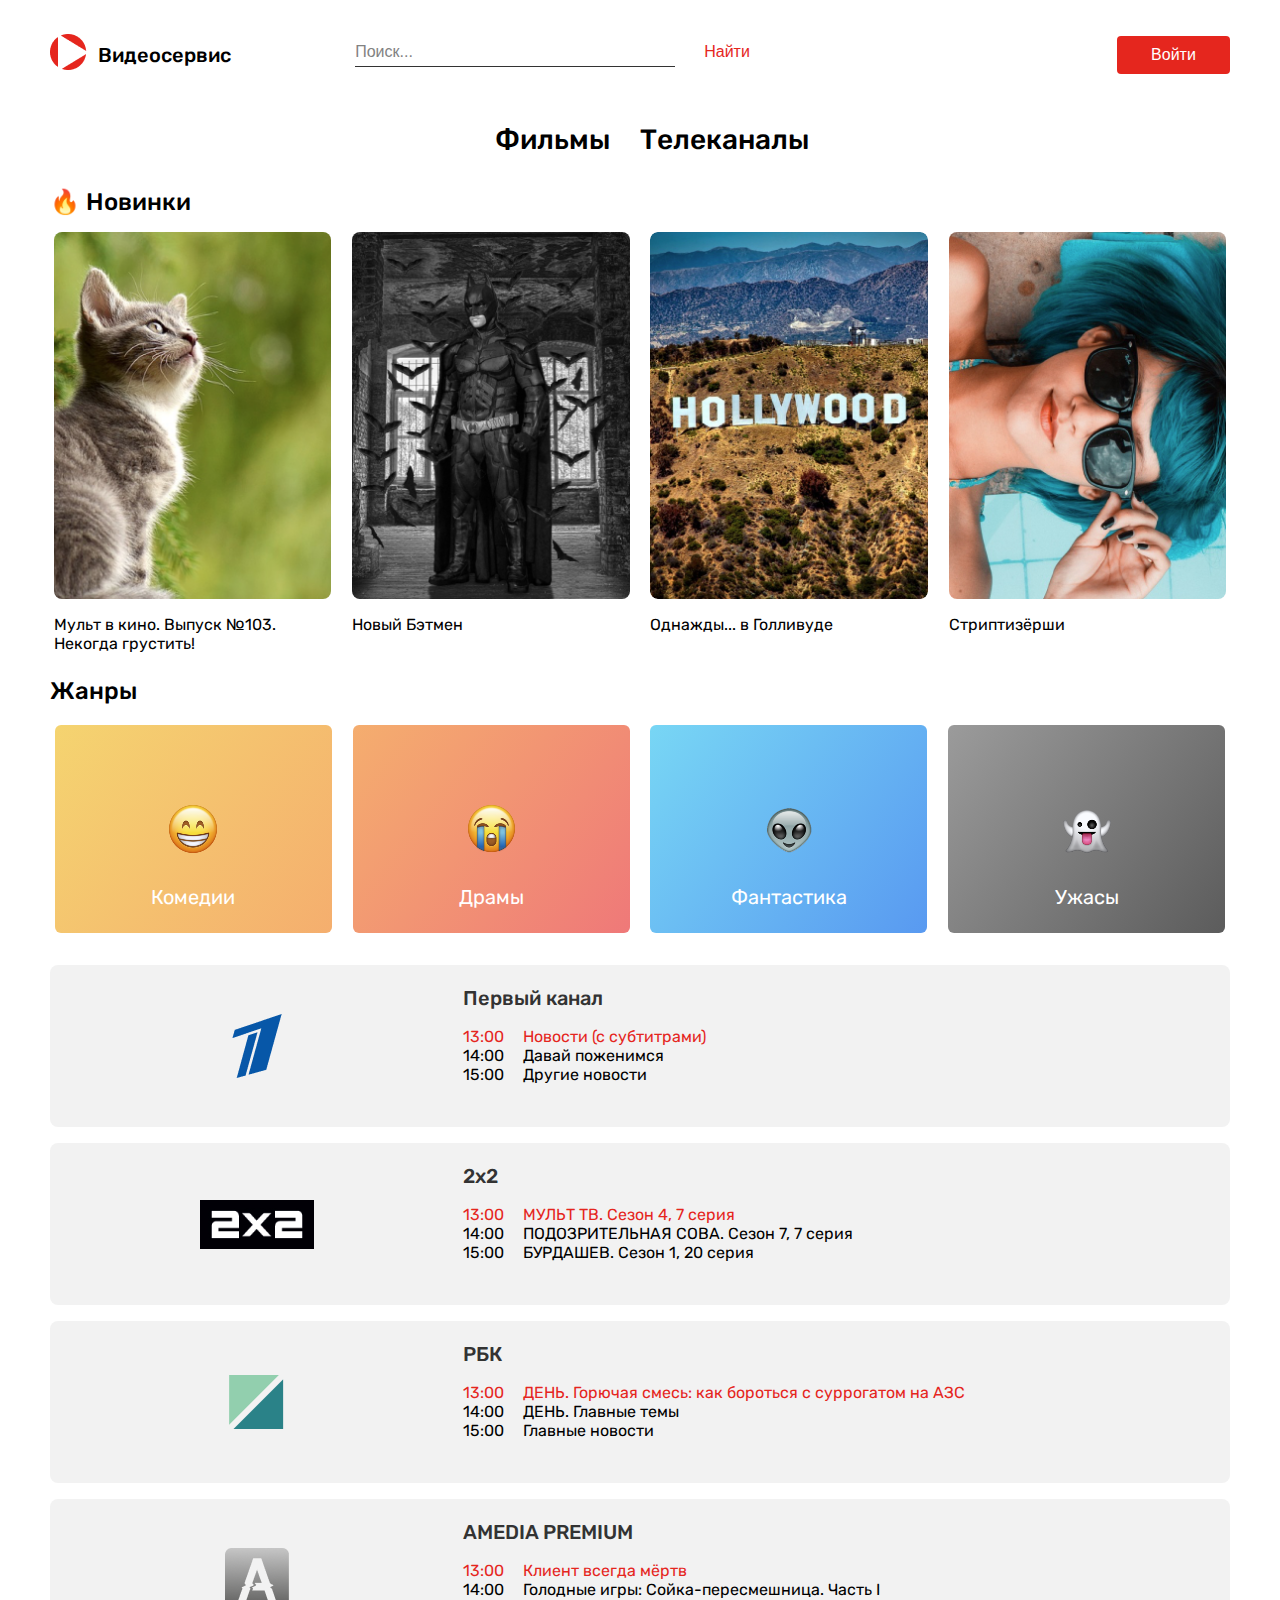
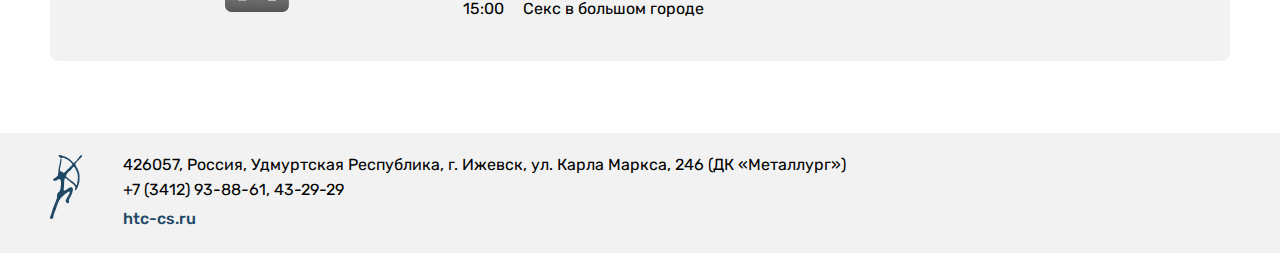
<file: index.html>
<!DOCTYPE html>
<html lang="ru">
<head>
	<script src="https://code.jquery.com/jquery-3.4.1.min.js" integrity="sha256-CSXorXvZcTkaix6Yvo6HppcZGetbYMGWSFlBw8HfCJo=" crossorigin="anonymous"></script>
	<meta charset="UTF-8">
	<meta name="viewport" content="width=device-width, initial-scale=1.0">
	<link href="https://fonts.googleapis.com/css2?family=Rubik:wght@400;500&display=swap" rel="stylesheet">
	<link rel="stylesheet" type="text/css" href="reset.css">
	<link rel="stylesheet" type="text/css" href="styles.css">
	<link rel="stylesheet" href="assets/script/OverlayScrollbars/css/OverlayScrollbars.css">
	<title>Видеосервис</title>
</head>
<body>
	<header>
		<div class="wrapper">
			<div class="logo">
				<div class="icon">
					<img src="assets/img/sign.jpg" alt="logo">
				</div>
				<span>Видеосервис</span>
			</div>
			<div class="input-form">
				<form action="" class="search_form">
					<input type="text" name="search" id="" placeholder="Поиск...">
					<button>Найти</button>
				</form>
			</div>
			<div class="btn">
				<input type="text" name="username_auth" id="loggedIn">
				<button class="modal__open" id="first">Войти</button>
			</div>
		</div>
	</header>
	<section class="news">
		<div class="wrapper">
			<div class="tabs">
				<span class="tab">Фильмы</span>
				<span class="tab">Телеканалы</span>
			</div>
			<div class="tab__content">
				<div class="tab__item">
					<h2 class="section_header">🔥 Новинки</h2> 
					<ul class="news_list">
						<li class="news_list__item">
							<div class="news__prev">
								<img class="news__prev__image" src="assets/img/cat.png" alt="">
								<p class="news__description"></p>
							</div>
							<p class="news__topic">Мульт в кино. Выпуск №103. Некогда грустить!</p>
						</li>
						<li class="news_list__item">
							<div class="news__prev">
								<img class="news__prev__image" src="assets/img/batman.jpg" alt="">
								<p class="news__description">Восемь лет назад Бэтмен растворился в ночи, превратившись из героя в беглеца. Приняв на себя вину за смерть прокурора Харви Дента, он пожертвовал всем. Вместе с комиссаром Гордоном они решили, что так будет лучше для всех. Пока преступность была раздавлена антикриминальным актом Дента, ложь действовала.</p>
							</div>
							<p class="news__topic">Новый Бэтмен</p>
						</li>
						<li class="news_list__item">
							<div class="news__prev">
								<img class="news__prev__image" src="assets/img/hollywood.jpg" alt="">
								<p class="news__description">Фильм повествует о череде событий, произошедших в Голливуде в 1969 году, на закате его «золотого века». Известный актер Рик Далтон и его дублер Клифф Бут пытаются найти свое место в стремительно меняющемся мире киноиндустрии.</p>
							</div>
							<p class="news__topic">Однажды... в Голливуде</p>
						</li>
						<li class="news_list__item">
							<div class="news__prev">
								<img class="news__prev__image" src="assets/img/stripper.jpg" alt="">
								<p class="news__description">Танцовщицы элитного стриптиз-клуба, клиенты которого - известные финансисты с Уолл-Стрит - привыкли к большим заработкам и роскошной жизни. Но после финансового кризиса 2008 года посетителей в клубе заметно поубавилось, и деньги к девушкам уже не текут рекой. Тяжёлые времена требуют отчаянных мер, и бывшие танцовщицы решаются на авантюрный шаг.</p>
							</div>
							<p class="news__topic">Стриптизёрши</p>
						</li>
					</ul>
					<h2 class="section_header">Жанры</h2>
					<ul class="genres">
						<li>
							<div class="genre comedy">
								<p class="comedy__bg"></p>
								<p class="genre__name">Комедии</p>
							</div>	
						</li>
						<li>
							<div class="genre drama">
								<p class="drama__bg"></p>
								<p class="genre__name">Драмы</p>
							</div>	
						</li>
						<li>
							<div class="genre scifi">
								<p class="scifi__bg"></p>
								<p class="genre__name">Фантастика</p>
							</div>	
						</li>
						<li>
							<div class="genre horror">
								<p class="horror__bg"></p>
								<p class="genre__name">Ужасы</p>
							</div>	
						</li>
					</ul>
				</div>
				<div class="tab__item">
					<ul class="channel_list tab__item_scrollable">
						<li class="channel_list__item">
							<div class="channel__logo">
								<img src="assets/img/1st.png" alt="">	
							</div>
							<div class="channel__program">
								<h6 class="channel__header">Первый канал</h6>
								<ul class="channel__program__item">
									<li class="program__item first">
										<span >13:00</span>
										<span class="film">Новости (с субтитрами)</span>
									</li>
									<li class="program__item">
										<span>14:00</span>
										<span class="film">Давай поженимся</span>
									</li>
									<li class="program__item">
										<span>15:00</span>
										<span class="film">Другие новости</span>
									</li>
								</ul>
							</div>
						</li>
						<li class="channel_list__item">
							<div class="channel__logo">
								<img src="assets/img/2x2.jpg" alt="">	
							</div>
							<div class="channel__program">
								<h6 class="channel__header">2х2</h6>
								<ul class="channel__program__item">
									<li class="program__item first">
										<span>13:00</span>
										<span class="film">МУЛЬТ ТВ. Сезон 4, 7 серия</span>
									</li>
									<li class="program__item">
										<span>14:00</span>
										<span class="film">ПОДОЗРИТЕЛЬНАЯ СОВА. Сезон 7, 7 серия</span>
									</li>
									<li class="program__item">
										<span>15:00</span>
										<span class="film">БУРДАШЕВ. Сезон 1, 20 серия</span>
									</li>
								</ul>
							</div>
						</li>	
						<li class="channel_list__item">
							<div class="channel__logo">
								<img src="assets/img/rbc.png" alt="">	
							</div>
							<div class="channel__program">
								<h6 class="channel__header">РБК</h6>
								<ul class="channel__program__item">
									<li class="program__item first">
										<span>13:00</span>
										<span class="film">ДЕНЬ. Горючая смесь: как бороться с суррогатом на АЗС</span>
									</li>
									<li class="program__item">
										<span>14:00</span>
										<span class="film">ДЕНЬ. Главные темы</span>
									</li>
									<li class="program__item">
										<span>15:00</span>
										<span class="film">Главные новости</span>
									</li>
								</ul>
							</div>
						</li>
						<li class="channel_list__item">
							<div class="channel__logo">
								<img src="assets/img/amedia.png" alt="">	
							</div>
							<div class="channel__program">
								<h6 class="channel__header">AMEDIA PREMIUM</h6>
								<ul class="channel__program__item">
									<li class="program__item first">
										<span>13:00</span>
										<span class="film">Клиент всегда мёртв</span>
									</li>
									<li class="program__item">
										<span>14:00</span>
										<span class="film">Голодные игры: Сойка-пересмешница. Часть I</span>
									</li>
									<li class="program__item">
										<span>15:00</span>
										<span class="film">Секс в большом городе</span>
									</li>
								</ul>
							</div>
						</li>
						<li class="channel_list__item">
							<div class="channel__logo">
								<img src="assets/img/amedia.png" alt="">
							</div>
							<div class="channel__program">
								<h6 class="channel__header">AMEDIA PREMIUM</h6>
								<ul class="channel__program__item">
									<li class="program__item first">
										<span>13:00</span>
										<span class="film">Клиент всегда мёртв</span>
									</li>
									<li class="program__item">
										<span>14:00</span>
										<span class="film">Голодные игры: Сойка-пересмешница. Часть I</span>
									</li>
									<li class="program__item">
										<span>15:00</span>
										<span class="film">Секс в большом городе</span>
									</li>
								</ul>
							</div>
						</li>
						<li class="channel_list__item">
							<div class="channel__logo">
								<img src="assets/img/amedia.png" alt="">
							</div>
							<div class="channel__program">
								<h6 class="channel__header">AMEDIA PREMIUM</h6>
								<ul class="channel__program__item">
									<li class="program__item first">
										<span>13:00</span>
										<span class="film">Клиент всегда мёртв</span>
									</li>
									<li class="program__item">
										<span>14:00</span>
										<span class="film">Голодные игры: Сойка-пересмешница. Часть I</span>
									</li>
									<li class="program__item">
										<span>15:00</span>
										<span class="film">Секс в большом городе</span>
									</li>
								</ul>
							</div>
						</li>
						<li class="channel_list__item">
							<div class="channel__logo">
								<img src="assets/img/amedia.png" alt="">
							</div>
							<div class="channel__program">
								<h6 class="channel__header">AMEDIA PREMIUM</h6>
								<ul class="channel__program__item">
									<li class="program__item first">
										<span>13:00</span>
										<span class="film">Клиент всегда мёртв</span>
									</li>
									<li class="program__item">
										<span>14:00</span>
										<span class="film">Голодные игры: Сойка-пересмешница. Часть I</span>
									</li>
									<li class="program__item">
										<span>15:00</span>
										<span class="film">Секс в большом городе</span>
									</li>
								</ul>
							</div>
						</li>
						<li class="channel_list__item">
							<div class="channel__logo">
								<img src="assets/img/amedia.png" alt="">
							</div>
							<div class="channel__program">
								<h6 class="channel__header">AMEDIA PREMIUM</h6>
								<ul class="channel__program__item">
									<li class="program__item first">
										<span>13:00</span>
										<span class="film">Клиент всегда мёртв</span>
									</li>
									<li class="program__item">
										<span>14:00</span>
										<span class="film">Голодные игры: Сойка-пересмешница. Часть I</span>
									</li>
									<li class="program__item">
										<span>15:00</span>
										<span class="film">Секс в большом городе</span>
									</li>
								</ul>
							</div>
						</li>
					</ul>
				</div>
			</div>
		</div>
		<div class="modal">
			<div class="modal__container">
				<h2>Вход</h2>
				<form class="modal__form" action="" id="modal_form">
					<input type="text" name="login" id="username" placeholder="Логин" required>
					<input type="text" name="password" id="password" placeholder="Пароль" required>
					<label class="modal__checkbox">
						<input type="checkbox" id="login_check">
						<span>Запомнить</span>
					</label>
				</form>
				<div class="btn">
					<button class="modal__open" type="submit" id="user_submit">
						Войти
					</button>
				</div>
			</div>	
		</div>
	</section>
	<footer>
		<div class="wrapper">
			<div class="footer_logo">
				<img src="assets/img/htc-cs-logo.png" alt="">
			</div>
			<ul>
				<li>426057, Россия, Удмуртская Республика, г. Ижевск, ул. Карла Маркса, 246 (ДК «Металлург»)</li>
				<li>+7 (3412) 93-88-61, 43-29-29</li>
				<li><a href="https://htc-cs.ru/">htc-cs.ru</a></li>
			</ul>
		</div>
	</footer>

	<script>
        $(function(){

        })
    </script> 
    <script type="text/javascript" src="assets/script/main.js"></script>  	
    <script src="assets/script/OverlayScrollbars/js/jquery.overlayScrollbars.js"></script>
</body>
</html>
</file>
<file: styles.css>
body{
	width: 100%;
	font-family:'Rubik', sans-serif;
	font-weight: normal;
}
*{
	scrollbar-width: thin;          /* "auto" или "thin" */
	scrollbar-color: grey lightgrey;   /* цвет бегунка и зоны отслеживания */
}
*::-webkit-scrollbar {
	width: 12px;            /* ширина всей полосы прокрутки */
	height: 30px;
}

*::-webkit-scrollbar-track {
	background: gray;        /* цвет зоны отслеживания */
	border-radius: 8px;
}

*::-webkit-scrollbar-thumb {
	background-color: lightgray;    /* цвет бегунка */
	border-radius: 20px;       /* округлось бегунка */
	border: 3px solid lightgray;  /* отступ вокруг бегунка */
}
section, footer, header{
	margin: 0 auto;
}
.wrapper{
	margin: 0 auto;
	max-width: 1180px;
}
.clearfix::after {
  content: "";
  display: table;
  clear: both;
}
/*---------------------------GLOBAL-----------------------------*/

/*---------------------------HEADER------------------------------*/
header .wrapper{
	display: flex;
	align-items: center;
	justify-content: space-between;
	padding-top: 34px;
}
.logo{
	display:flex;
	align-items: center;
	font-size: 20px;
	font-weight: 500;
	line-height: 24px;	
}
.icon{
	margin-right: 11px;
}
.search_form > input{
	width: 320px;
	border-bottom: 1px solid #333333;
	padding-bottom: 6px;
	outline: none;
}
.search_form > input{
	color: #333333;
	font-weight: 900;
}
.search_form > input::placeholder{ 
	font-weight: 400;
	font-size: 16px;
	line-height: 19px;
	color: #828282;
}
.search_form > button{
	font-weight: 500;
	font-size: 16px;
	line-height: 19px;
	color: #E5261E;
	border: none;
	outline: none;
	background: transparent;
	margin-left: 25px;
}
.search_form > button:hover{
	cursor: pointer;
}
.modal__open{
	background: #E5261E;
	border-radius: 4px;
	width: 113px;
	height: 38px;
	right: 4px;
	outline: none;
	border: none;
	font-weight: 500;
	font-size: 16px;
	line-height: 19px;
	color: #ffffff;
}
.modal__open:hover{
	background: #CC221B;
	cursor: pointer;
}
.logout:hover{
	background: transparent;
}
#loggedIn{
	color: #333333;
	font-weight: 700;
	font-size: 16px;
	line-height: 19px;
	text-align: right;
	padding: 0px 10px;
}
.logout{
	width: 90px;
	color: #E5261E;
	background: transparent;
}
/*--------------------------------TABS------------------*/
.tabs{
	margin: 0 auto 32px;
	font-weight: 500;
	font-size: 28px;
	line-height: 33px;
	text-align: center;
}
.tab{
	display: inline-block;
	cursor: pointer;
	margin-left: 24px;
}
.active{
	color: #E5261E;
	border-bottom: 2px solid #E5261E;
	padding-bottom: 9px;
}
.tab__item_scrollable{
	overflow-y: scroll;
	overflow-x: hidden;
}

/*--------------------------------NEWS LIST-----------------------------*/
.news{
	margin: 3rem auto 0;
}
.section_header{
	font-weight: 500;
	font-size: 24px;
	line-height: 28px;
}
.news_list{
	display: grid;
	grid-template-columns: repeat(4, 1fr);
	grid-column-gap: 1.3rem;
	margin:16px 0 24px;
	padding: 0 .25rem;
}
.news_list__item{
	overflow: hidden;
	cursor: pointer;
}
.news__prev{
	max-width: 280px;
	overflow: hidden;
	border-radius: 8px;
	position: relative;
}
.news__prev__image{
	display: block;
}
.news__topic{
	margin-top: 16px;
}
.news__description{
	height: 100%;
	background: rgba(51,51,51, 0.8);
	visibility: hidden;
	color: #F2F2F2;
	font-size: 16px;
	line-height: 140%;
	padding: 16px;
	position: absolute;
	z-index: 999;
	top: 0;
	left: 0;
	right: 0;
	bottom: 0;
}
.news__prev:hover > .news__description{
	visibility: visible;
}

/*---------------------------------------GENRES-------------------------*/
.genres{
	margin-top: 1rem;
	display: grid;
	grid-template-columns: repeat(4, 1fr);
	grid-column-gap: 1.3rem;
	padding: .3rem;
}
.genres li{

}
.genre{
	width: 100%;
	height: 208px;
	cursor: pointer;
	text-align: center;
	border-radius: 6px;
	display: flex;
	justify-content: flex-end;
	align-items: center;
	flex-direction: column;
}
.genre__name{
	margin: 32px 0 24px;
	font-size: 20px;
	line-height: 24px;
	color: #ffffff;
}
.comedy{
	background: linear-gradient(127.83deg,rgba(242, 201, 76, 0.8),rgba(242, 154, 74, 0.8));
}
.comedy:hover{
	background: linear-gradient(127.83deg,rgba(242, 201, 76, 1),rgba(242, 154, 74, 1));
}
.drama{
	background: linear-gradient(127.83deg,rgba(242, 153, 74, 0.8),rgba(235, 87, 87, 0.8));
}
.drama:hover{
	background: linear-gradient(127.83deg,rgba(242, 153, 74, 1),rgba(235, 87, 87, 1));
}
.scifi{
	background: linear-gradient(127.83deg,rgba(86, 204, 242, 0.8),rgba(47, 128, 237, 0.8));
}
.scifi:hover{
	background: linear-gradient(127.83deg,rgba(86, 204, 242, 1),rgba(47, 128, 237, 1));
}
.horror{
	background: linear-gradient(127.83deg,rgba(130, 130, 130, 0.8),rgba(51, 51, 51, 0.8));
}
.horror:hover{
	background: linear-gradient(127.83deg,rgba(130, 130, 130, 1),rgba(51, 51, 51, 1));
}

.horror__bg {
    width: 48px; height: 43px;
    background: url('assets/img/genre_icons.png') -47px -0px;
}
.scifi__bg {
    width: 48px; height: 48px;
    background: url('assets/img/genre_icons.png') -95px -0;
}
.drama__bg {
    width: 47px; height: 48px;
    background: url('assets/img/genre_icons.png') -0 -0;
}
.comedy__bg {
    width: 48px; height: 48px;
    background: url('assets/img/genre_icons.png') -143px -0;
}

/*-------------------------------CHANNEL LIST-------------------------*/
.channel_list{
	margin-top: 27px;
	max-height: 696px;
	min-width: 100%;
}
.channel_list__item{
	display: flex;
	height: 162px;
	border-radius: 8px;
	background: #F2F2F2;
	margin-bottom: 16px;
}
.channel__logo{
	display: flex;
	align-items: center;
	justify-content: center;
	flex: 0 1 35%;
}
.channel__program{
	flex: 0 1 65%;
}
.channel__header{
	margin: 21px 0 17px;
	font-weight: 500;
	font-size: 20px;
	line-height: 24px;
	color: #333333;
}
.progrem__item{
	margin-bottom: 12px;
	font-size: 16px;
	line-height: 19px;
}
.first{
	color: #E5261E;
}
.film{
	margin-left: 15px;
}


/*----------------------MODAL CONTAINER----------------------------*/
.modal{
	display: none;
}
.modal:before {
	content: '';
	background: #000;
	position: fixed; 
	left: 0;
	top: 0;
	width: 100%; 
	height: 100%;
	opacity: 0.6;
	z-index: 999;
}
.modal__container{
	display: flex;
	flex-direction: column;
	align-items: center;
	justify-content: flex-start;
	padding: 36px;
	position: fixed;
	top: 25%;
	left: 50%;
	margin-left: -152px;
	height: 394px;
	width: 304px;
	border-radius: 8px;
	background: #fff;
	z-index: 99999;
	opacity: 1;	
}
.modal__container > h2{
	font-size: 28px;
}
.modal__form > input:nth-child(-n+2){
	height: 25px;
	width: 232px;
	margin-top: 25px;
	border-bottom: 1px solid #333333;
	padding-bottom: 6px;
	outline: none;
}
.modal__form > input::placeholder{ 
	font-size: 16px;
	line-height: 19px;
	color: #828282;
}
label input[type=checkbox] {
	position: absolute;
	z-index: -1;
	opacity: 0;
	display: block;
	width: 0;
	height: 0;
}

.modal__checkbox {
	display: block;
	margin: 25px 0 8px 0;
	line-height: 22px;
	cursor: pointer;
	user-select: none;
	position: relative;
}
.modal__checkbox input[type=checkbox] {
	position: absolute;
	z-index: -1;
	opacity: 0;
	display: block;
	width: 0;
	height: 0;
}
.modal__checkbox span {
	display: inline-block;
	position: relative; 
	padding: 0 0 0 35px; 
	line-height: 22px;    
}
.modal__checkbox span:before {
	content: "";
	display: inline-block;
	width: 16px;
	height: 16px;
	position: absolute;
	border-radius: 4px;
	left: 0;
	top: 0;
	border: 1px solid #333333;
}
.modal__checkbox input[type=checkbox] + span:after {
	content: "";	
	opacity: 0;
}
.modal__checkbox input[type=checkbox]:checked + span:after {
	content: "✓";
	color: #E5261E;
	font-size:16px;
	font-weight:700;
	position: absolute;
	left: 4px;
	top: 0px;
	opacity: 1;
}
.modal__container > .btn{
	margin-top: 110px;
}

/*-------------------FOOTER--------------------*/

footer{
	margin: 72px 0 0 0;
	padding: 22px 0 0 0;
	background: #F2F2F2;
}
footer .wrapper{
	display: flex;
}
footer  ul{
	margin:0 0 25px 40px;
}

footer ul > li:nth-child(2){
	margin: 6px 0 10px;
}
footer ul > li > a{
	font-weight: 500;
	color: #1F4766;
	text-decoration: none;
}

@media  screen and (max-width : 568px) {

	.wrapper{
		margin: 0 auto;
		width: 100%;
	}
	/*---------------------------GLOBAL-----------------------------*/

	/*---------------------------HEADER------------------------------*/
	header .wrapper{
		display: flex;
		align-items: flex-start;
		justify-content: flex-start;
		padding: 34px 5px;
		flex-wrap: wrap;
	}
	.logo{
		font-size: 16px;
	}
	.input-form{
		order: 4;
		margin-top: 1em;
	}
	.search_form > input{
		width: 280px;
	}
	.search_form > button{

	}
	#username_login{
		color: #333333;
		font-weight: 500;
		font-size: 16px;
		line-height: 19px;
		text-align: right;
	}
	.btn{
		display: flex;
		order: 2;
	}
	/*--------------------------------TABS------------------*/
	.tabs{
		font-size: 20px;
	}
	.tabs span{
		display: inline-block;
		cursor: pointer;
		margin-left: 14px;
	}

	/*--------------------------------NEWS LIST-----------------------------*/
	.news{
		margin: 28px auto 0;
	}
	.news > h2 {
		font-size: 20px;
	}
	.news_list{
		grid-template-columns: 0.5fr 0.5fr;
		place-items: start;
		row-gap: .5em;
	}
	.news_topic{
		margin-top: 8px;
	}
	.news__description{
		font-size: .8rem;
	}
	/*---------------------------------------GENRES-------------------------*/
	.genres{
		margin-top: 16px;
		display: grid;
		grid-template-columns: 0.5fr 0.5fr;
		place-items: start;
	}
	.genre > p:nth-child(2){
		margin: 32px 0 24px;
		font-size: 20px;
		line-height: 24px;
		color: #ffffff;
	}
	.genres li{
		width: 100%;
	}
	.genre{
		margin-bottom: 15px;
	}
	/*-------------------------------CHANNEL LIST-------------------------*/
	.channel_list{
		margin-top: 27px;
		max-height: 696px;
		max-width: 100%;
		padding: 5px;
	}
	.channel_list__item{
		display: flex;
		width: 100%;
		max-height: 130px;
		border-radius: 8px;
		background: #F2F2F2;
		margin-bottom: 16px;
	}
	.channel__logo{
		display: flex;
		align-items: center;
		justify-content: center;
		flex: 0 1 30%;
	}
	.channel__logo > img{
		transform: scale(0.7);
	}
	.channel__program{
		flex: 0 1 60%;
	}
	.channel__header{
		margin: 10px 0 8px;
		font-weight: 500;
		font-size: 14px;
		line-height: 24px;
		color: #333333;
	}
	.channel__program > ul > li{
		margin-bottom: 6px;
		font-size: 12px;
		line-height: 11px;
	}
	.channel__program > ul > li:nth-child(1){
		color: #E5261E;
	}
	.channel__program > ul > li > span:nth-child(2){
		margin-left: 5px;
	}
	/*-------------------FOOTER--------------------*/

	footer{
		margin: 72px 0 0 0;
		padding: 22px 0 0 0;
		background: #F2F2F2;
	}
	footer .wrapper{
		display: flex;
	}
	.footer_logo{
		padding-top: 15%;
	}
	.footer_logo > img {
		transform: scale(2);
	}
	footer  ul{
		margin:0 0 25px 40px;
	}
	footer ul > li:nth-child(2){
		margin: 6px 0 10px;
	}
	footer ul > li > a{
		font-weight: 500;
		color: #1F4766;
		text-decoration: none;
	}

}
</file>
<file: assets/script/OverlayScrollbars/css/OverlayScrollbars.css>
/*!
 * OverlayScrollbars
 * https://github.com/KingSora/OverlayScrollbars
 *
 * Version: 1.13.0
 *
 * Copyright KingSora | Rene Haas.
 * https://github.com/KingSora
 *
 * Released under the MIT license.
 * Date: 02.08.2020
 */

/*
OVERLAY SCROLLBARS CORE:
*/

html.os-html,
html.os-html > .os-host {
    display: block;
    overflow: hidden;
    box-sizing: border-box;
    height: 100% !important;
    width: 100% !important;
    min-width: 100% !important;
    min-height: 100% !important;
    margin: 0 !important;
    position: absolute !important; /* could be position: fixed; but it causes issues on iOS (-webkit-overflow-scrolling: touch) */
}
html.os-html > .os-host > .os-padding {
    position: absolute; /* could be position: fixed; but it causes issues on iOS (-webkit-overflow-scrolling: touch) */
}
body.os-dragging,
body.os-dragging * {
    cursor: default;
}
.os-host,
.os-host-textarea {
    position: relative;
    overflow: visible !important;
    -webkit-box-orient: vertical;
    -webkit-box-direction: normal;
        -ms-flex-direction: column;
            flex-direction: column;
    -ms-flex-wrap: nowrap;
        flex-wrap: nowrap;
    -webkit-box-pack: start;
        -ms-flex-pack: start;
            justify-content: flex-start;
    -ms-flex-line-pack: start;
        align-content: flex-start;
    -webkit-box-align: start;
        -ms-flex-align: start;
                -ms-grid-row-align: flex-start;
            align-items: flex-start;
}
.os-host-flexbox {
    overflow: hidden !important;
    display: -webkit-box;
    display: -ms-flexbox;
    display: flex;
}
.os-host-flexbox > .os-size-auto-observer {
    height: inherit !important;
}
.os-host-flexbox > .os-content-glue {
    -webkit-box-flex: 1;
        -ms-flex-positive: 1;
            flex-grow: 1;
    -ms-flex-negative: 0;
        flex-shrink: 0;
}
.os-host-flexbox > .os-size-auto-observer,
.os-host-flexbox > .os-content-glue {
    min-height: 0;
    min-width: 0;
    -webkit-box-flex: 0;
        -ms-flex-positive: 0;
            flex-grow: 0;
    -ms-flex-negative: 1;
        flex-shrink: 1;
    -ms-flex-preferred-size: auto;
        flex-basis: auto;
}
#os-dummy-scrollbar-size {
    position: fixed;
    opacity: 0;
    -ms-filter: 'progid:DXImageTransform.Microsoft.Alpha(Opacity=0)';
    visibility: hidden;
    overflow: scroll;
    height: 500px;
    width: 500px;
}
#os-dummy-scrollbar-size > div {
    width: 200%;
    height: 200%; 
    margin: 10px 0;
}
/* fix restricted measuring */
#os-dummy-scrollbar-size:before,
#os-dummy-scrollbar-size:after,
.os-content:before,
.os-content:after {
    content: '';
    display: table;
    width: 0.01px;
    height: 0.01px;
    line-height: 0;
    font-size: 0;
    flex-grow: 0;
    flex-shrink: 0;
    visibility: hidden;
}
#os-dummy-scrollbar-size,
.os-viewport {
    -ms-overflow-style: scrollbar !important;
}
.os-viewport-native-scrollbars-invisible#os-dummy-scrollbar-size,
.os-viewport-native-scrollbars-invisible.os-viewport {
    scrollbar-width: none !important;
}
.os-viewport-native-scrollbars-invisible#os-dummy-scrollbar-size::-webkit-scrollbar,
.os-viewport-native-scrollbars-invisible.os-viewport::-webkit-scrollbar,
.os-viewport-native-scrollbars-invisible#os-dummy-scrollbar-size::-webkit-scrollbar-corner,
.os-viewport-native-scrollbars-invisible.os-viewport::-webkit-scrollbar-corner {
    display: none !important;
    width: 0px !important;
    height: 0px !important;
    visibility: hidden !important;
    background: transparent !important;
}
.os-content-glue {
    box-sizing: inherit;
    max-height: 100%;
    max-width: 100%;
    width: 100%;
    pointer-events: none;
}
.os-padding {
    box-sizing: inherit;
    direction: inherit;
    position: absolute;
    overflow: visible;
    padding: 0;
    margin: 0;
    left: 0;
    top: 0;
    bottom: 0;
    right: 0;
    width: auto !important;
    height: auto !important;
}
.os-host-overflow > .os-padding {
    overflow: hidden;
}
.os-viewport {
    direction: inherit !important;
    box-sizing: inherit !important;
    resize: none !important;
    outline: none !important;
    position: absolute;
    overflow: hidden;
    top: 0;
    left: 0;
    bottom: 0;
    right: 0;
    padding: 0;
    margin: 0;
    -webkit-overflow-scrolling: touch;
}
.os-content-arrange {
    position: absolute;
    z-index: -1;
    min-height: 1px;
    min-width: 1px;
    pointer-events: none;
}
.os-content {
    direction: inherit;
    box-sizing: border-box !important;
    position: relative;
    display: block;
    height: 100%;
    width: 100%;
    height: 100%;
    width: 100%;
    visibility: visible;
}
.os-content > .os-textarea {
    box-sizing: border-box !important;
    direction: inherit !important;
    background: transparent !important;
    outline: 0px none transparent !important;
    overflow: hidden !important;
    position: absolute !important;
    display: block !important;
    top: 0 !important;
    left: 0 !important;
    margin: 0 !important;
    border-radius: 0px !important;
    float: none !important;
    -webkit-filter: none !important;
            filter: none !important;
    border: none !important;
    resize: none !important;
    -webkit-transform: none !important;
            transform: none !important;
    max-width: none !important;
    max-height: none !important;
    box-shadow: none !important;
    -webkit-perspective: none !important;
            perspective: none !important;
    opacity: 1 !important;
    z-index: 1 !important;
    clip: auto !important;
    vertical-align: baseline !important;
    padding: 0px;
}
.os-host-rtl > .os-padding > .os-viewport > .os-content > .os-textarea {
    right: 0 !important;
}
.os-content > .os-textarea-cover {
    z-index: -1;
    pointer-events: none;
}
.os-content > .os-textarea[wrap='off'] {
    white-space: pre !important;
    margin: 0px !important;
}
.os-text-inherit {
    font-family: inherit;
    font-size: inherit;
    font-weight: inherit;
    font-style: inherit;
    font-variant: inherit;
    text-transform: inherit;
    text-decoration: inherit;
    text-indent: inherit;
    text-align: inherit;
    text-shadow: inherit;
    text-overflow: inherit;
    letter-spacing: inherit;
    word-spacing: inherit;
    line-height: inherit;
    unicode-bidi: inherit;
    direction: inherit;
    color: inherit;
    cursor: text;
}
.os-resize-observer,
.os-resize-observer-host {
    box-sizing: inherit;
    display: block;
    visibility: hidden;
    position: absolute;
    top: 0;
    left: 0;
    height: 100%;
    width: 100%;
    overflow: hidden;
    pointer-events: none;
    z-index: -1;
}
.os-resize-observer-host {
    padding: inherit;
    border: inherit;
    border-color: transparent;
    border-style: solid;
    box-sizing: border-box;
}
.os-resize-observer-host.observed {
    display: flex;
    flex-direction: column;
    justify-content: flex-start;
    align-items: flex-start;
}
.os-resize-observer-host > .os-resize-observer,
.os-resize-observer-host.observed > .os-resize-observer {
    height: 200%;
    width: 200%;
    padding: inherit;
    border: inherit;
    margin: 0;
    display: block;
    box-sizing: content-box;
}
.os-resize-observer-host.observed > .os-resize-observer,
.os-resize-observer-host.observed > .os-resize-observer:before {
    display: flex;
    position: relative;
    flex-grow: 1;
    flex-shrink: 0;
    flex-basis: auto;
    box-sizing: border-box;
}
.os-resize-observer-host.observed > .os-resize-observer:before {
    content: '';
    box-sizing: content-box;
    padding: inherit;
    border: inherit;
    margin: 0;
}
.os-size-auto-observer {
    box-sizing: inherit !important;
    height: 100%;
    width: inherit;
    max-width: 1px;
    position: relative;
    float: left;
    max-height: 1px;
    overflow: hidden;
    z-index: -1;
    padding: 0;
    margin: 0;
    pointer-events: none;
    -webkit-box-flex: inherit;
        -ms-flex-positive: inherit;
            flex-grow: inherit;
    -ms-flex-negative: 0;
        flex-shrink: 0;
    -ms-flex-preferred-size: 0;
        flex-basis: 0;
}
.os-size-auto-observer > .os-resize-observer {
    width: 1000%;
    height: 1000%;
    min-height: 1px;
    min-width: 1px;
}
.os-resize-observer-item {
    position: absolute;
    top: 0;
    right: 0;
    bottom: 0;
    left: 0;
    overflow: hidden;
    z-index: -1;
    opacity: 0;
    direction: ltr !important;
    -webkit-box-flex: 0 !important;
    -ms-flex: none !important;
    flex: none !important;
}
.os-resize-observer-item-final {
    position: absolute;
    left: 0;
    top: 0;
    -webkit-transition: none !important;
    transition: none !important;
    -webkit-box-flex: 0 !important;
    -ms-flex: none !important;
    flex: none !important;
}
.os-resize-observer {
    -webkit-animation-duration: 0.001s;
    animation-duration: 0.001s;
    -webkit-animation-name: os-resize-observer-dummy-animation;
    animation-name: os-resize-observer-dummy-animation;
}
object.os-resize-observer {
    box-sizing: border-box !important;
}
@-webkit-keyframes os-resize-observer-dummy-animation {
    from {
        z-index: 0;
    }
    to {
        z-index: -1;
    }
}
@keyframes os-resize-observer-dummy-animation {
    from {
        z-index: 0;
    }
    to {
        z-index: -1;
    }
}

/*
CUSTOM SCROLLBARS AND CORNER CORE:
*/

.os-host-transition > .os-scrollbar,
.os-host-transition > .os-scrollbar-corner {
    -webkit-transition: opacity 0.3s, visibility 0.3s, top 0.3s, right 0.3s, bottom 0.3s, left 0.3s;
    transition: opacity 0.3s, visibility 0.3s, top 0.3s, right 0.3s, bottom 0.3s, left 0.3s;
}
html.os-html > .os-host > .os-scrollbar {
    position: absolute; /* could be position: fixed; but it causes issues on iOS (-webkit-overflow-scrolling: touch) */
    z-index: 999999; /* highest z-index of the page */
}
.os-scrollbar,
.os-scrollbar-corner {
    position: absolute;
    opacity: 1;
    -ms-filter: 'progid:DXImageTransform.Microsoft.Alpha(Opacity=100)';
    z-index: 1;
}
.os-scrollbar-corner {
    bottom: 0;
    right: 0;
}
.os-scrollbar {
    pointer-events: none;
}
.os-scrollbar-track {
    pointer-events: auto;
    position: relative;
    height: 100%;
    width: 100%;
    padding: 0 !important;
    border: none !important;
}
.os-scrollbar-handle {
    pointer-events: auto;
    position: absolute;
    width: 100%;
    height: 100%;
}
.os-scrollbar-handle-off,
.os-scrollbar-track-off {
    pointer-events: none;
}
.os-scrollbar.os-scrollbar-unusable,
.os-scrollbar.os-scrollbar-unusable * {
    pointer-events: none !important;
}
.os-scrollbar.os-scrollbar-unusable .os-scrollbar-handle {
    opacity: 0 !important;
}
.os-scrollbar-horizontal {
    bottom: 0;
    left: 0;
}
.os-scrollbar-vertical {
    top: 0;
    right: 0;
}
.os-host-rtl > .os-scrollbar-horizontal {
    right: 0;
}
.os-host-rtl > .os-scrollbar-vertical {
    right: auto;
    left: 0;
}
.os-host-rtl > .os-scrollbar-corner {
    right: auto;
    left: 0;
}
.os-scrollbar-auto-hidden,
.os-padding + .os-scrollbar-corner,
.os-host-resize-disabled.os-host-scrollbar-horizontal-hidden > .os-scrollbar-corner,
.os-host-scrollbar-horizontal-hidden > .os-scrollbar-horizontal,
.os-host-resize-disabled.os-host-scrollbar-vertical-hidden > .os-scrollbar-corner,
.os-host-scrollbar-vertical-hidden > .os-scrollbar-vertical,
.os-scrollbar-horizontal.os-scrollbar-auto-hidden + .os-scrollbar-vertical + .os-scrollbar-corner,
.os-scrollbar-horizontal + .os-scrollbar-vertical.os-scrollbar-auto-hidden + .os-scrollbar-corner,
.os-scrollbar-horizontal.os-scrollbar-auto-hidden + .os-scrollbar-vertical.os-scrollbar-auto-hidden + .os-scrollbar-corner {
    opacity: 0;
    visibility: hidden;
    pointer-events: none;
}
.os-scrollbar-corner-resize-both {
    cursor: nwse-resize;
}
.os-host-rtl > .os-scrollbar-corner-resize-both {
    cursor: nesw-resize;
}
.os-scrollbar-corner-resize-horizontal {
    cursor: ew-resize;
}
.os-scrollbar-corner-resize-vertical {
    cursor: ns-resize;
}
.os-dragging .os-scrollbar-corner.os-scrollbar-corner-resize {
    cursor: default;
}
.os-host-resize-disabled.os-host-scrollbar-horizontal-hidden > .os-scrollbar-vertical {
    top: 0;
    bottom: 0;
}
.os-host-resize-disabled.os-host-scrollbar-vertical-hidden > .os-scrollbar-horizontal,
.os-host-rtl.os-host-resize-disabled.os-host-scrollbar-vertical-hidden > .os-scrollbar-horizontal {
    right: 0;
    left: 0;
}
.os-scrollbar:hover,
.os-scrollbar-corner.os-scrollbar-corner-resize {
    opacity: 1 !important;
    visibility: visible !important;
}
.os-scrollbar-corner.os-scrollbar-corner-resize {
    background-image: url([data-uri]);
    background-repeat: no-repeat;
    background-position: 100% 100%;
    pointer-events: auto !important;
}
.os-host-rtl > .os-scrollbar-corner.os-scrollbar-corner-resize {
    -webkit-transform: scale(-1, 1);
    transform: scale(-1, 1);
}
.os-host-overflow {
    overflow: hidden !important;
}
.os-host-overflow-x {
} 
.os-host-overflow-y {
} 

/*
THEMES:
*/

/* NONE THEME: */
.os-theme-none > .os-scrollbar-horizontal,
.os-theme-none > .os-scrollbar-vertical,
.os-theme-none > .os-scrollbar-corner {
    display: none !important;
}
.os-theme-none > .os-scrollbar-corner-resize {
    display: block !important;
    min-width: 10px;
    min-height: 10px;
}
/* DARK & LIGHT THEME: */
.os-theme-dark > .os-scrollbar-horizontal,
.os-theme-light > .os-scrollbar-horizontal {
    right: 10px;
    height: 10px;
}
.os-theme-dark > .os-scrollbar-vertical,
.os-theme-light > .os-scrollbar-vertical {
    bottom: 10px;
    width: 10px;
}
.os-theme-dark.os-host-rtl > .os-scrollbar-horizontal,
.os-theme-light.os-host-rtl > .os-scrollbar-horizontal {
    left: 10px;
    right: 0;
}
.os-theme-dark > .os-scrollbar-corner,
.os-theme-light > .os-scrollbar-corner {
    height: 10px;
    width: 10px;
}
.os-theme-dark > .os-scrollbar-corner,
.os-theme-light > .os-scrollbar-corner {
    background-color: transparent;
}
.os-theme-dark > .os-scrollbar,
.os-theme-light > .os-scrollbar {
    padding: 2px;
    box-sizing: border-box;
    background: transparent;
}
.os-theme-dark > .os-scrollbar.os-scrollbar-unusable,
.os-theme-light > .os-scrollbar.os-scrollbar-unusable {
    background: transparent;
}
.os-theme-dark > .os-scrollbar > .os-scrollbar-track,
.os-theme-light > .os-scrollbar > .os-scrollbar-track {
    background: transparent;
}
.os-theme-dark > .os-scrollbar-horizontal > .os-scrollbar-track > .os-scrollbar-handle,
.os-theme-light > .os-scrollbar-horizontal > .os-scrollbar-track > .os-scrollbar-handle {
    min-width: 30px;
}
.os-theme-dark > .os-scrollbar-vertical > .os-scrollbar-track > .os-scrollbar-handle,
.os-theme-light > .os-scrollbar-vertical > .os-scrollbar-track > .os-scrollbar-handle {
    min-height: 30px;
}
.os-theme-dark.os-host-transition > .os-scrollbar > .os-scrollbar-track > .os-scrollbar-handle,
.os-theme-light.os-host-transition > .os-scrollbar > .os-scrollbar-track > .os-scrollbar-handle {
    -webkit-transition: background-color 0.3s;
    transition: background-color 0.3s;
}
.os-theme-dark > .os-scrollbar > .os-scrollbar-track > .os-scrollbar-handle,
.os-theme-light > .os-scrollbar > .os-scrollbar-track > .os-scrollbar-handle,
.os-theme-dark > .os-scrollbar > .os-scrollbar-track,
.os-theme-light > .os-scrollbar > .os-scrollbar-track {
    border-radius: 10px;
}
.os-theme-dark > .os-scrollbar > .os-scrollbar-track > .os-scrollbar-handle {
    background: rgba(0, 0, 0, 0.4);
}
.os-theme-light > .os-scrollbar > .os-scrollbar-track > .os-scrollbar-handle {
    background: rgba(255, 255, 255, 0.4);
}
.os-theme-dark > .os-scrollbar:hover > .os-scrollbar-track > .os-scrollbar-handle {
    background: rgba(0, 0, 0, .55);
}
.os-theme-light > .os-scrollbar:hover > .os-scrollbar-track > .os-scrollbar-handle {
    background: rgba(255, 255, 255, .55);
}
.os-theme-dark > .os-scrollbar > .os-scrollbar-track > .os-scrollbar-handle.active {
    background: rgba(0, 0, 0, .7);
}
.os-theme-light > .os-scrollbar > .os-scrollbar-track > .os-scrollbar-handle.active {
    background: rgba(255, 255, 255, .7);
}
.os-theme-dark > .os-scrollbar-horizontal .os-scrollbar-handle:before,
.os-theme-dark > .os-scrollbar-vertical .os-scrollbar-handle:before,
.os-theme-light > .os-scrollbar-horizontal .os-scrollbar-handle:before,
.os-theme-light > .os-scrollbar-vertical .os-scrollbar-handle:before {
    content: '';
    position: absolute;
    left: 0;
    right: 0;
    top: 0;
    bottom: 0;
    display: block;
}
.os-theme-dark.os-host-scrollbar-horizontal-hidden > .os-scrollbar-horizontal .os-scrollbar-handle:before,
.os-theme-dark.os-host-scrollbar-vertical-hidden > .os-scrollbar-vertical .os-scrollbar-handle:before,
.os-theme-light.os-host-scrollbar-horizontal-hidden > .os-scrollbar-horizontal .os-scrollbar-handle:before,
.os-theme-light.os-host-scrollbar-vertical-hidden > .os-scrollbar-vertical .os-scrollbar-handle:before {
    display: none;
}
.os-theme-dark > .os-scrollbar-horizontal .os-scrollbar-handle:before,
.os-theme-light > .os-scrollbar-horizontal .os-scrollbar-handle:before {
    top: -6px;
    bottom: -2px;
}
.os-theme-dark > .os-scrollbar-vertical .os-scrollbar-handle:before,
.os-theme-light > .os-scrollbar-vertical .os-scrollbar-handle:before {
    left: -6px;
    right: -2px;
}
.os-host-rtl.os-theme-dark > .os-scrollbar-vertical .os-scrollbar-handle:before,
.os-host-rtl.os-theme-light > .os-scrollbar-vertical .os-scrollbar-handle:before {
    right: -6px;
    left: -2px;
}
</file>
